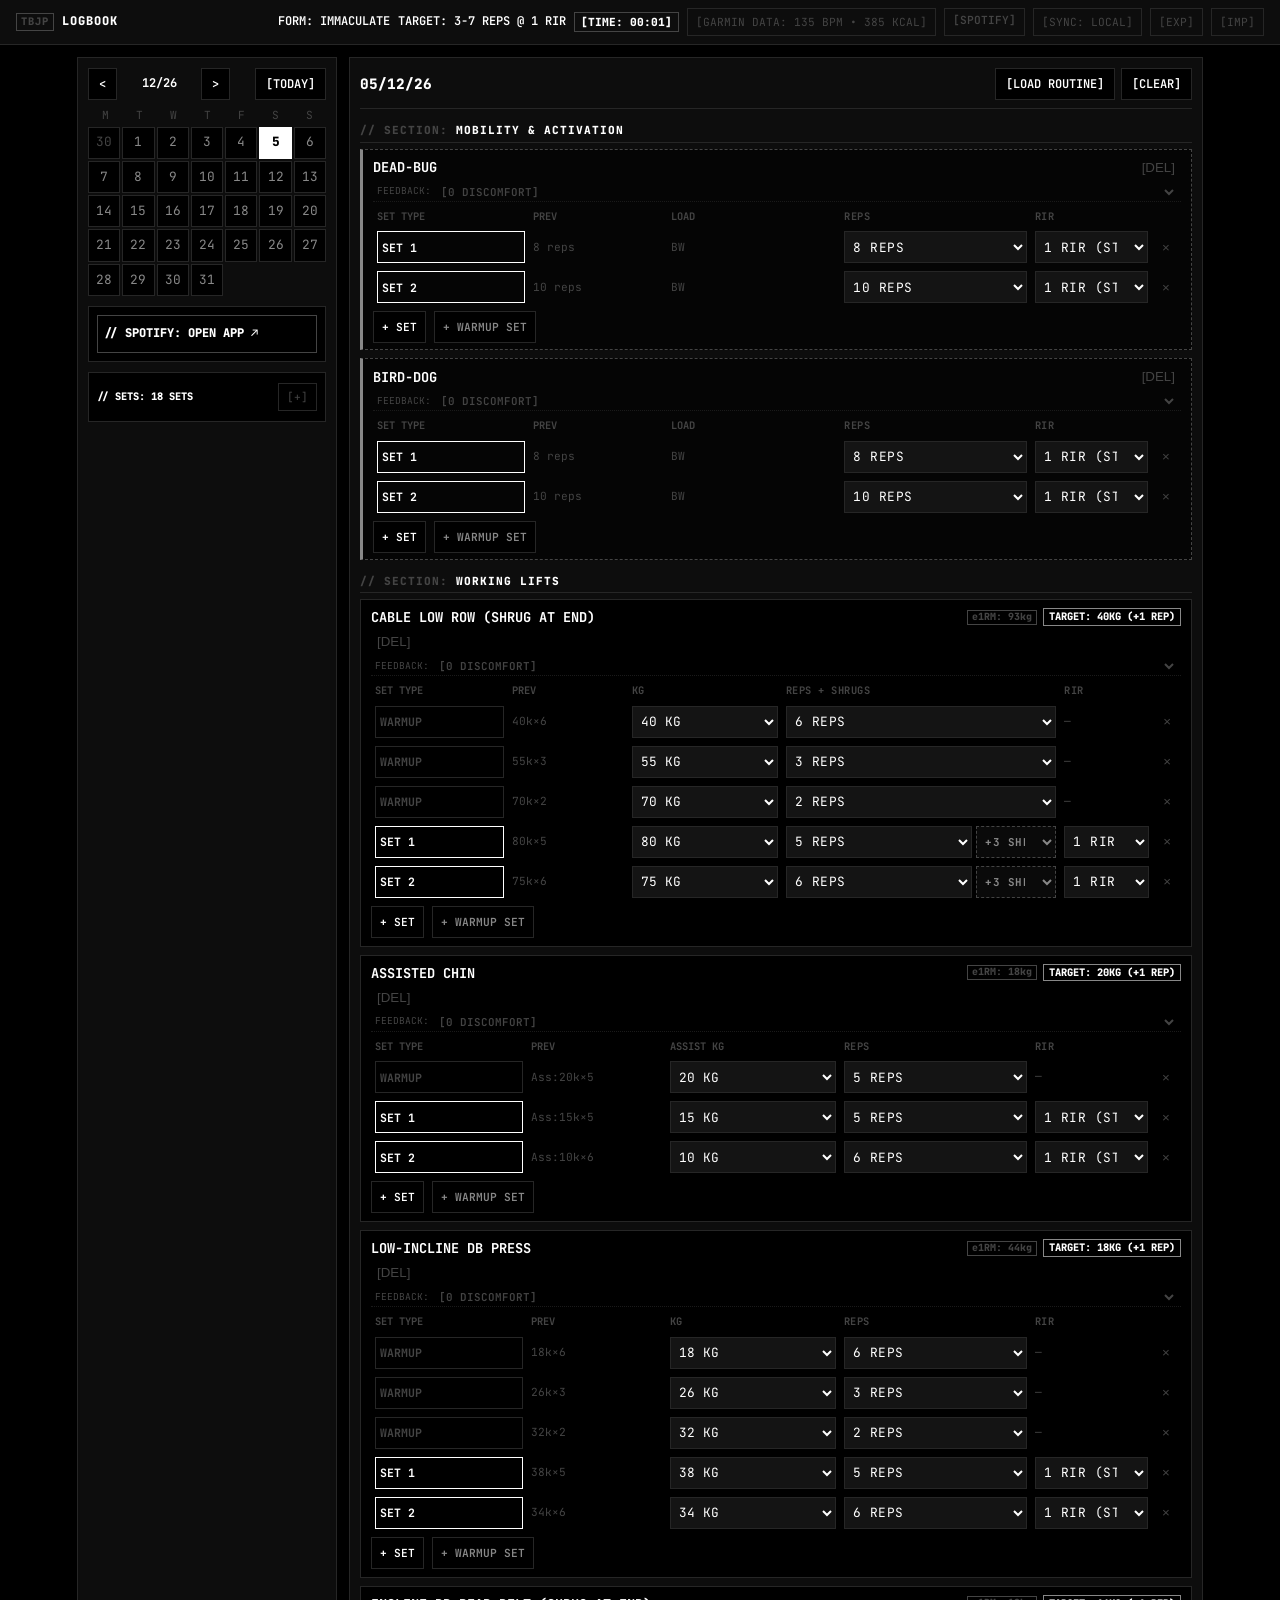
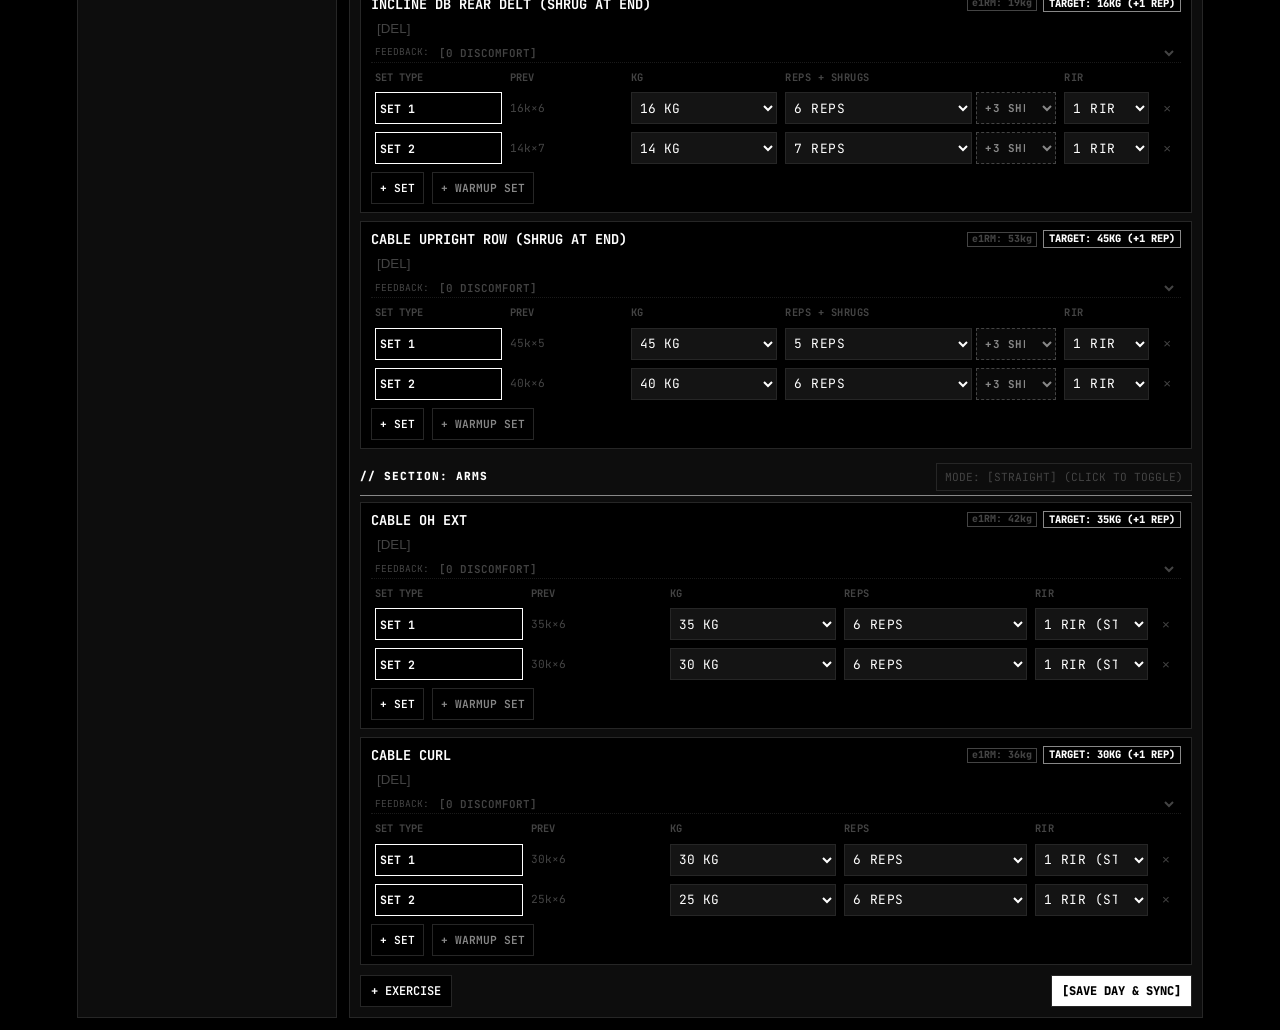
<file: index.html>
<!DOCTYPE html>
<html lang="en">
<head>
  <meta charset="UTF-8">
  <meta name="viewport" content="width=device-width, initial-scale=1.0">
  <title>LOGBOOK</title>
  <link rel="preconnect" href="https://fonts.googleapis.com">
  <link rel="preconnect" href="https://fonts.gstatic.com" crossorigin>
  <link href="https://fonts.googleapis.com/css2?family=JetBrains+Mono:wght@400;600;800&display=swap" rel="stylesheet">
  <link rel="stylesheet" href="style.css">
</head>
<body>

  <header class="hdr">
    <div class="hdr-left">
      <span class="tbjp-tag">tbjp</span>
      <span class="hdr-title">LOGBOOK</span>
    </div>
    <div class="hdr-right">
      <span>FORM: IMMACULATE</span>
      <span>TARGET: 3-7 REPS @ 1 RIR</span>
      <span id="session-timer-display" class="session-timer">[TIME: 00:00]</span>
      <button class="btn-subtle" id="btn-garmin-toggle" title="Manual Garmin metrics and file import">[GARMIN DATA]</button>
      <a class="btn-subtle" href="https://open.spotify.com" target="_blank" rel="noopener" title="Open Spotify">[SPOTIFY]</a>
      <button class="btn-subtle" id="btn-github-sync" title="GitHub Auto-Sync Status">[SYNC: LOCAL]</button>
      <button class="btn-subtle" id="btn-export" title="Export Backup">[EXP]</button>
      <button class="btn-subtle" id="btn-import" title="Import Backup">[IMP]</button>
      <input type="file" id="import-file" style="display:none;" accept=".json">
    </div>
  </header>

  <main class="grid-main">
    <!-- CALENDAR & CONTROLS PANEL -->
    <section class="panel cal-panel">
      <div class="cal-nav">
        <button id="cal-prev" class="btn">&lt;</button>
        <span id="cal-title" class="cal-title">07/26</span>
        <button id="cal-next" class="btn">&gt;</button>
        <button id="today-btn" class="btn">[TODAY]</button>
      </div>
      <div class="cal-head">
        <span>M</span><span>T</span><span>W</span><span>T</span><span>F</span><span>S</span><span>S</span>
      </div>
      <div id="calendar-grid" class="cal-days"></div>

      <!-- MANUAL GARMIN METRICS AND EXPORT IMPORT -->
      <div class="math-card garmin-card" id="garmin-card" style="display:none;">
        <div class="math-header-expand">
          <span>// GARMIN WORKOUT METRICS</span>
        </div>

        <div class="garmin-status-bar" id="garmin-status-bar">
          STATUS: MANUAL ENTRY OR JSON/TCX IMPORT
        </div>
        
        <div class="garmin-drop-zone" id="garmin-drop-zone">
          <div class="garmin-metrics-grid">
            <div class="garmin-metric-box">
              <span class="garmin-label">AVG HR</span>
              <input type="number" id="garmin-avg-hr" class="garmin-input" placeholder="135" onchange="saveGarminMetrics()">
              <span class="garmin-unit">BPM</span>
            </div>
            <div class="garmin-metric-box">
              <span class="garmin-label">PEAK HR</span>
              <input type="number" id="garmin-max-hr" class="garmin-input" placeholder="165" onchange="saveGarminMetrics()">
              <span class="garmin-unit">BPM</span>
            </div>
            <div class="garmin-metric-box">
              <span class="garmin-label">ACTIVE ENERGY</span>
              <input type="number" id="garmin-kcals" class="garmin-input" placeholder="420" onchange="saveGarminMetrics()">
              <span class="garmin-unit">KCAL</span>
            </div>
          </div>
          <button class="btn-subtle" id="btn-garmin-import" style="width:100%; margin-top:4px;">[IMPORT JSON/TCX]</button>
          <input type="file" id="garmin-file-input" style="display:none;" accept=".tcx,.json,application/json,application/xml,text/xml">
        </div>
      </div>

      <!-- SPOTIFY MUSIC CONTROL CARD (RAW MONOCHROME - NO BUZZWORDS) -->
      <div class="math-card spotify-card" id="spotify-card">
        <a class="spotify-link" href="https://open.spotify.com" target="_blank" rel="noopener">// SPOTIFY: OPEN APP &#8599;</a>
      </div>

      <!-- COLLAPSIBLE WORK SETS BREAKDOWN CARD -->
      <div class="math-card">
        <div class="math-header-expand" id="math-header-expand" onclick="toggleWorkSetsExpand()">
          <span id="stat-total-worksets">// TOTAL SETS: 0</span>
          <button class="btn-subtle" id="btn-expand-worksets">[+]</button>
        </div>
        <div id="muscle-group-list" class="muscle-group-list" style="display:none;">
          <!-- Rendered dynamically -->
        </div>
      </div>
    </section>

    <!-- LOG PANEL -->
    <section class="panel log-panel">
      <div class="log-top">
        <span id="log-date" class="date-str">26/07/26</span>
        <div class="preset-btns">
          <button class="btn" id="btn-load-routine">[LOAD ROUTINE]</button>
          <button class="btn" id="btn-clear">[CLEAR]</button>
          <button class="btn btn-undo" id="btn-undo" style="display:none;">[UNDO CLEAR]</button>
        </div>
      </div>

      <div id="exercise-container" class="ex-container">
        <!-- Rendered dynamically -->
      </div>

      <div class="log-actions" id="log-actions" style="display:none;">
        <button id="btn-add-ex" class="btn">+ EXERCISE</button>
        <button id="btn-save" class="btn btn-save">[SAVE DAY & SYNC]</button>
      </div>
    </section>
  </main>

  <script type="module" src="js/main.js"></script>
</body>
</html>
</file>
<file: style.css>
/* ════════════════════════════════════════════════════════════════
   LOGBOOK — RAW MONOCHROME (NO FLUFF)
   TBJP / IMMACULATE FORM / 3-7 REP RANGE
   100% RESPONSIVE MOBILE CELLPHONE OPTIMIZED
   ════════════════════════════════════════════════════════════════ */

:root {
  --bg: #000000;
  --panel: #0d0d0d;
  --input-bg: #141414;
  --border: #262626;
  --border-focus: #ffffff;
  
  --white: #ffffff;
  --gray: #888888;
  --dim: #444444;

  --mono: 'JetBrains Mono', monospace;
}

* {
  box-sizing: border-box;
  margin: 0;
  padding: 0;
  -webkit-tap-highlight-color: transparent;
}

body {
  background: var(--bg);
  color: var(--gray);
  font-family: var(--mono);
  font-size: 12px;
  line-height: 1.3;
  overflow-x: hidden;
}

/* SMALL CAPS STYLING FOR REPS AND RIR */
.small-caps-header, .small-caps-select {
  font-variant: small-caps;
  text-transform: uppercase;
  letter-spacing: 0.5px;
}

/* REMOVE UP/DOWN SPINNER ARROWS ON NUMBER INPUTS */
input[type="number"]::-webkit-outer-spin-button,
input[type="number"]::-webkit-inner-spin-button {
  -webkit-appearance: none;
  margin: 0;
}
input[type="number"] {
  -moz-appearance: textfield;
}

/* Header */
.hdr {
  display: flex;
  justify-content: space-between;
  align-items: center;
  padding: 8px 16px;
  border-bottom: 1px solid var(--border);
  background: var(--panel);
  flex-wrap: wrap;
  gap: 8px;
}

.hdr-left {
  display: flex;
  align-items: center;
  gap: 8px;
}

.tbjp-tag {
  font-size: 0.65rem;
  font-weight: 800;
  letter-spacing: 1px;
  text-transform: uppercase;
  color: var(--dim);
  border: 1px solid var(--dim);
  padding: 1px 4px;
}

.hdr-title {
  color: var(--white);
  font-weight: 800;
  letter-spacing: 1px;
}

.hdr-right {
  display: flex;
  align-items: center;
  gap: 8px;
  font-size: 0.75rem;
  color: var(--white);
  font-weight: 600;
  flex-wrap: wrap;
}

.session-timer {
  color: var(--white);
  font-weight: 800;
  border: 1px solid var(--dim);
  padding: 2px 6px;
  font-size: 0.7rem;
}

/* Layout */
.grid-main {
  display: grid;
  grid-template-columns: 260px 1fr;
  gap: 12px;
  max-width: 1150px;
  margin: 12px auto;
  padding: 0 12px;
}

.panel {
  background: var(--panel);
  border: 1px solid var(--border);
  padding: 10px;
}

/* Calendar */
.cal-nav {
  display: flex;
  justify-content: space-between;
  align-items: center;
  margin-bottom: 8px;
}

.cal-title {
  color: var(--white);
  font-weight: 700;
}

.cal-head {
  display: grid;
  grid-template-columns: repeat(7, 1fr);
  text-align: center;
  color: var(--dim);
  font-size: 0.7rem;
  margin-bottom: 4px;
}

.cal-days {
  display: grid;
  grid-template-columns: repeat(7, 1fr);
  gap: 2px;
}

.day-cell {
  aspect-ratio: 1;
  background: var(--bg);
  border: 1px solid var(--border);
  display: flex;
  align-items: center;
  justify-content: center;
  cursor: pointer;
  color: var(--gray);
  font-size: 0.8rem;
  position: relative;
  min-height: 32px;
}

.day-cell:hover {
  border-color: var(--white);
  color: var(--white);
}

.day-cell.other-month {
  color: var(--dim);
}

.day-cell.selected {
  background: var(--white);
  color: var(--bg);
  font-weight: 800;
}

.day-cell.today {
  border-color: var(--white);
}

.has-data {
  position: absolute;
  bottom: 2px;
  font-size: 6px;
  color: var(--white);
}

/* GARMIN CARD */
.garmin-card {
  margin-top: 10px;
  border: 1px solid var(--border);
  background: var(--bg);
  padding: 8px;
}

.garmin-status-bar {
  font-size: 0.6rem;
  font-weight: 800;
  color: var(--dim);
  border-bottom: 1px dotted var(--border);
  padding-bottom: 3px;
  margin-top: 4px;
}

.garmin-drop-zone {
  border: 1px dashed var(--dim);
  padding: 6px;
  margin-top: 6px;
  text-align: center;
  transition: border-color 0.2s ease;
}

.garmin-drop-zone.dragover {
  border-color: var(--white);
  background: #111111;
}

.garmin-metrics-grid {
  display: grid;
  grid-template-columns: repeat(3, 1fr);
  gap: 4px;
  margin-bottom: 6px;
}

.garmin-metric-box {
  background: var(--panel);
  border: 1px solid var(--border);
  padding: 4px;
  display: flex;
  flex-direction: column;
  align-items: center;
}

.garmin-label {
  font-size: 0.55rem;
  font-weight: 800;
  color: var(--dim);
}

.garmin-input {
  width: 100%;
  text-align: center;
  background: transparent;
  border: none;
  color: var(--white);
  font-family: var(--mono);
  font-size: 0.85rem;
  font-weight: 800;
  outline: none;
}

.garmin-unit {
  font-size: 0.55rem;
  color: var(--dim);
}

/* SPOTIFY CARD */
.spotify-card {
  margin-top: 10px;
  border: 1px solid var(--border);
  background: var(--bg);
  padding: 8px;
}

.spotify-track-info {
  font-size: 0.68rem;
  font-weight: 800;
  color: var(--white);
  margin: 6px 0;
  white-space: nowrap;
  overflow: hidden;
  text-overflow: ellipsis;
}

.spotify-controls {
  display: flex;
  gap: 4px;
  margin-bottom: 6px;
}

.spotify-controls button {
  flex: 1;
  font-size: 0.65rem;
  padding: 6px 4px;
}

/* COLLAPSIBLE MATH CARD */
.math-card {
  margin-top: 10px;
  padding: 8px;
  background: var(--bg);
  border: 1px solid var(--border);
}

.math-header-expand {
  display: flex;
  justify-content: space-between;
  align-items: center;
  font-size: 0.65rem;
  font-weight: 800;
  color: var(--white);
  cursor: pointer;
  padding: 2px 0;
}

.math-header-expand:hover {
  color: var(--gray);
}

.muscle-group-list {
  margin-top: 8px;
  padding-top: 6px;
  border-top: 1px dotted var(--border);
}

.math-row {
  display: flex;
  justify-content: space-between;
  font-size: 0.7rem;
  color: var(--gray);
  margin-bottom: 3px;
}

.math-row strong {
  color: var(--white);
}

/* Log Panel */
.log-top {
  display: flex;
  justify-content: space-between;
  align-items: center;
  padding-bottom: 8px;
  border-bottom: 1px solid var(--border);
  margin-bottom: 10px;
  flex-wrap: wrap;
  gap: 6px;
}

.date-str {
  color: var(--white);
  font-weight: 800;
  font-size: 0.9rem;
}

.preset-btns {
  display: flex;
  gap: 6px;
}

/* SECTION DIVIDERS */
.section-divider {
  font-size: 0.7rem;
  font-weight: 800;
  letter-spacing: 1px;
  color: var(--dim);
  padding: 4px 0;
  margin: 10px 0 6px 0;
  border-bottom: 1px solid var(--border);
  display: flex;
  align-items: center;
  gap: 8px;
}

.section-divider span {
  color: var(--white);
}

.arm-section-divider {
  border-bottom-color: var(--gray);
}

/* Exercise Cards */
.ex-row {
  background: var(--bg);
  border: 1px solid var(--border);
  padding: 8px 10px;
  margin-bottom: 8px;
}

.ex-row.mobility-row {
  background: #050505;
  border: 1px dashed var(--dim);
  border-left: 3px solid var(--gray);
  padding: 6px 10px;
}

.ex-row.arm-zigzag-row {
  background: #080808;
  border-left: 3px solid var(--white);
}

.ex-row-header {
  display: flex;
  justify-content: space-between;
  align-items: center;
  margin-bottom: 4px;
  flex-wrap: wrap;
  gap: 4px;
}

.ex-title-input {
  background: transparent;
  border: none;
  color: var(--white);
  font-family: var(--mono);
  font-weight: 700;
  font-size: 0.85rem;
  outline: none;
  width: 100%;
}

.arm-tag {
  font-size: 0.6rem;
  font-weight: 800;
  color: var(--dim);
  border: 1px solid var(--dim);
  padding: 0 4px;
  white-space: nowrap;
}

.e1rm-tag {
  font-size: 0.62rem;
  font-weight: 800;
  color: var(--dim);
  border: 1px solid var(--dim);
  padding: 0 4px;
  white-space: nowrap;
}

/* PER-EXERCISE DISCOMFORT TRACKER */
.ex-discomfort-row {
  display: flex;
  align-items: center;
  gap: 6px;
  margin-bottom: 4px;
  padding: 1px 4px;
  border-bottom: 1px dotted #1a1a1a;
}

.ex-discomfort-row.active-discomfort {
  border-bottom: 1px dashed var(--dim);
  background: #111111;
}

.discomfort-label {
  font-size: 0.6rem;
  font-weight: 400;
  color: var(--dim);
}

.discomfort-select {
  background: transparent;
  border: none;
  color: var(--dim);
  font-family: var(--mono);
  font-size: 0.68rem;
  font-weight: 600;
  outline: none;
  cursor: pointer;
  flex: 1;
}

.discomfort-select:hover {
  color: var(--gray);
}

.ex-discomfort-row.active-discomfort .discomfort-select {
  color: var(--white);
}

.discomfort-select option {
  background: var(--bg);
  color: var(--white);
}

/* SHRUG REPS TRACKER */
.shrug-tracker {
  display: inline-block;
}

.shrug-tracker select {
  font-size: 0.68rem !important;
  font-weight: 700 !important;
  letter-spacing: 0.5px !important;
  color: var(--gray) !important;
  border: 1px dashed var(--dim) !important;
  background: #0a0a0a !important;
  padding: 4px 14px 4px 4px !important;
  min-width: 80px !important;
  box-sizing: border-box !important;
}

.smart-target-badge {
  font-size: 0.65rem;
  font-weight: 800;
  color: var(--white);
  border: 1px solid var(--gray);
  padding: 1px 5px;
  white-space: nowrap;
}

/* TABLE RESPONSIVENESS */
.table-responsive-wrapper {
  width: 100%;
  overflow-x: auto;
  -webkit-overflow-scrolling: touch;
}

.tbl {
  width: 100%;
  border-collapse: collapse;
  min-width: 320px;
}

.tbl th {
  text-align: left;
  font-size: 0.65rem;
  color: var(--dim);
  padding: 4px;
}

.tbl td {
  padding: 4px;
  vertical-align: middle;
}

.btn-set-type {
  background: transparent;
  border: 1px solid var(--border);
  font-family: var(--mono);
  font-size: 0.72rem;
  font-weight: 700;
  padding: 5px 4px;
  cursor: pointer;
  width: 100%;
  text-align: left;
  min-height: 32px;
}

.btn-set-type.is-warmup {
  color: var(--dim);
  border-color: var(--border);
}

.btn-set-type.is-work {
  color: var(--white);
  border-color: var(--border-focus);
}

.prev-hint-td {
  font-size: 0.7rem;
  color: var(--dim);
}

.po-badge-inline {
  font-size: 0.65rem;
  font-weight: 800;
  color: var(--bg);
  background: var(--white);
  padding: 1px 3px;
  line-height: 1;
  white-space: nowrap;
}

.tbl input, .tbl select {
  width: 100%;
  background: var(--input-bg);
  border: 1px solid var(--border);
  color: var(--white);
  font-family: var(--mono);
  padding: 5px 14px 5px 4px;
  font-size: 0.8rem;
  box-sizing: border-box;
  min-height: 32px;
}

.reps-select {
  min-width: 72px;
}

.rir-select {
  min-width: 85px;
}

.kg-select {
  min-width: 75px;
}

.tbl input:focus, .tbl select:focus {
  border-color: var(--white);
  outline: none;
}

/* Buttons */
.btn {
  background: var(--bg);
  border: 1px solid var(--border);
  color: var(--white);
  font-family: var(--mono);
  padding: 6px 10px;
  font-size: 0.75rem;
  font-weight: 600;
  cursor: pointer;
  min-height: 32px;
}

.btn:hover {
  background: var(--white);
  color: var(--bg);
}

.btn-save {
  background: var(--white);
  color: var(--bg);
  font-weight: 800;
}

.btn-save:hover {
  background: var(--gray);
  color: var(--bg);
}

.btn-undo {
  background: var(--white);
  color: var(--bg);
  border-color: var(--white);
  font-weight: 800;
}

.btn-subtle {
  background: transparent;
  border: 1px solid var(--border);
  color: var(--dim);
  font-family: var(--mono);
  padding: 4px 8px;
  font-size: 0.7rem;
  cursor: pointer;
  min-height: 28px;
}

.btn-subtle:hover {
  color: var(--white);
  border-color: var(--white);
}

.btn-del {
  border: none;
  background: transparent;
  color: var(--dim);
  cursor: pointer;
  padding: 4px 6px;
}

.btn-del:hover {
  color: var(--white);
}

.empty-msg {
  text-align: center;
  padding: 30px;
  color: var(--dim);
}

.log-actions {
  display: flex;
  justify-content: space-between;
  margin-top: 10px;
  gap: 8px;
}

/* ════════════════════════════════════════════════════════════════
   CELLPHONE & MOBILE RESPONSIVE MEDIA QUERIES (<768px)
   ════════════════════════════════════════════════════════════════ */
@media (max-width: 768px) {
  .hdr {
    padding: 8px 10px;
  }
  
  .hdr-right {
    width: 100%;
    justify-content: space-between;
    font-size: 0.68rem;
    padding-top: 4px;
    border-top: 1px dotted var(--border);
  }

  .grid-main {
    grid-template-columns: 1fr;
    padding: 0 8px;
    margin: 8px auto;
    gap: 8px;
  }

  .log-top {
    flex-direction: column;
    align-items: flex-start;
    gap: 8px;
  }

  .preset-btns {
    width: 100%;
    justify-content: space-between;
  }

  .preset-btns .btn {
    flex: 1;
    text-align: center;
  }

  .ex-row {
    padding: 8px 6px;
  }

  .ex-row-header {
    flex-direction: column;
    align-items: flex-start;
  }

  .ex-row-header > div {
    width: 100% !important;
  }

  .tbl th, .tbl td {
    padding: 2px 2px;
  }

  .reps-select {
    min-width: 65px;
  }

  .rir-select {
    min-width: 75px;
  }

  .kg-select {
    min-width: 65px;
  }

  .shrug-tracker select {
    min-width: 70px !important;
    font-size: 0.62rem !important;
  }

  .log-actions {
    flex-direction: column;
  }

  .log-actions .btn {
    width: 100%;
    padding: 8px;
  }

  /* Today's workout first on phones; calendar and extras below it */
  .grid-main {
    grid-template-columns: minmax(0, 1fr);
  }

  .log-panel {
    order: -1;
  }

  .panel {
    min-width: 0;
    max-width: 100%;
  }
}

/* Desktop: keep the calendar on the left, workout on the right */
@media (min-width: 769px) {
  .cal-panel  { grid-column: 1; grid-row: 1; }
  .log-panel  { grid-column: 2; grid-row: 1; }
}

/* Start button: the first thing you tap at the gym */
.btn-start {
  display: block;
  width: 100%;
  margin: 12px 0;
  padding: 18px 12px;
  font-size: 1rem;
  font-weight: 800;
  letter-spacing: 1px;
  color: var(--bg);
  background: var(--white);
  border: 1px solid var(--white);
  cursor: pointer;
}

.btn-start:active {
  background: var(--gray);
}

/* Spotify: a single link that opens the app */
a.btn-subtle {
  text-decoration: none;
  display: inline-block;
}

.spotify-link {
  display: block;
  padding: 10px 6px;
  color: var(--white);
  font-weight: 800;
  text-decoration: none;
  border: 1px solid var(--dim);
}
</file>
